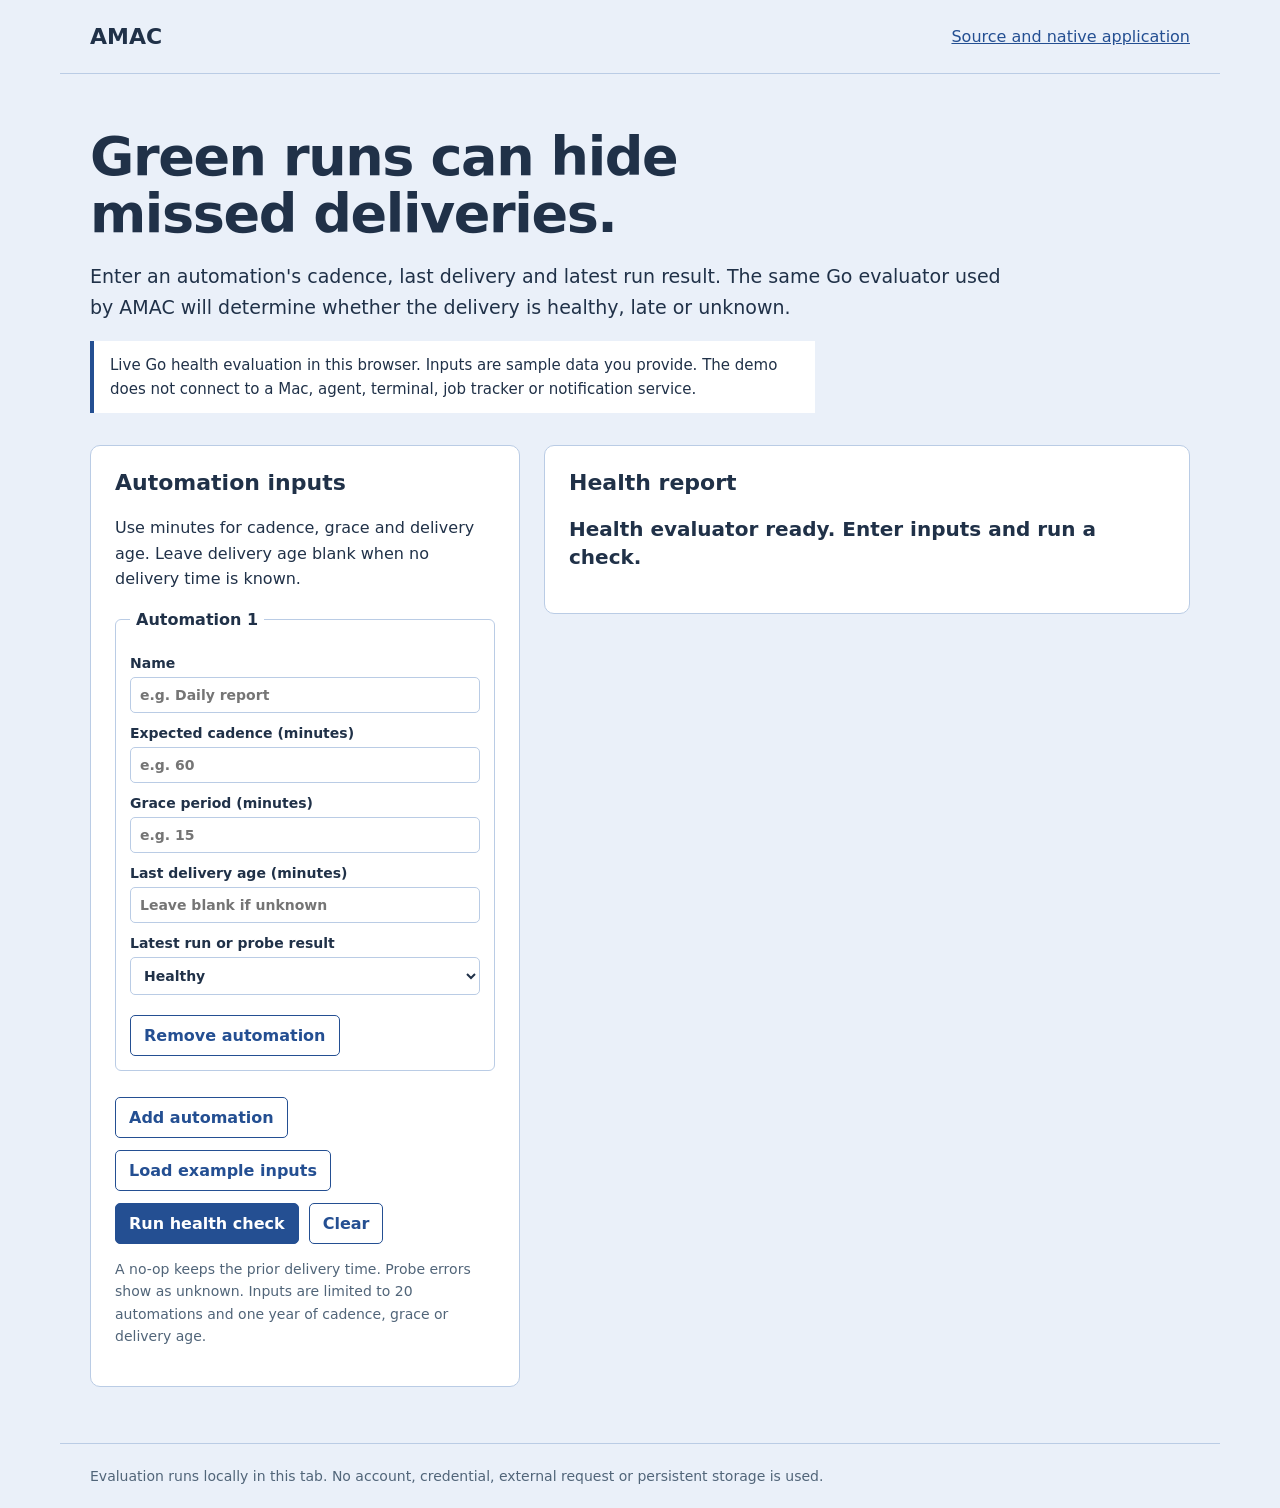
<file: docs/public-demo/index.html>
<!doctype html>
<html lang="en">
  <head>
    <meta charset="utf-8">
    <meta name="viewport" content="width=device-width,initial-scale=1">
    <meta name="description" content="Run AMAC's Go delivery-health evaluator against editable sample inputs.">
    <title>AMAC | Delivery health lab</title>
    <link rel="icon" href="favicon.svg" type="image/svg+xml">
    <link rel="stylesheet" href="style.css">
    <script src="wasm_exec.js" defer></script>
    <script src="app.js" defer></script>
  </head>
  <body>
    <header>
      <strong>AMAC</strong>
      <a href="https://github.com/lgoyal6/amac" target="_blank" rel="noopener noreferrer">Source and native application</a>
    </header>
    <main>
      <h1>Green runs can hide missed deliveries.</h1>
      <p class="intro">Enter an automation's cadence, last delivery and latest run result. The same Go evaluator used by AMAC will determine whether the delivery is healthy, late or unknown.</p>
      <p class="mode">Live Go health evaluation in this browser. Inputs are sample data you provide. The demo does not connect to a Mac, agent, terminal, job tracker or notification service.</p>
      <div class="desk">
        <section class="controls" aria-labelledby="input-title">
          <h2 id="input-title">Automation inputs</h2>
          <p>Use minutes for cadence, grace and delivery age. Leave delivery age blank when no delivery time is known.</p>
          <form id="health-form">
            <div id="automations"></div>
            <div class="actions">
              <button id="add-automation" type="button" class="secondary">Add automation</button>
              <button id="load-example" type="button" class="secondary">Load example inputs</button>
              <button id="evaluate" type="submit">Run health check</button>
              <button id="clear" type="button" class="secondary">Clear</button>
            </div>
          </form>
          <p class="note">A no-op keeps the prior delivery time. Probe errors show as unknown. Inputs are limited to 20 automations and one year of cadence, grace or delivery age.</p>
        </section>
        <section class="output" aria-labelledby="output-title">
          <h2 id="output-title">Health report</h2>
          <div id="result" class="status" role="status" aria-live="polite">Loading the Go health evaluator...</div>
          <div id="reports"></div>
        </section>
      </div>
    </main>
    <footer>Evaluation runs locally in this tab. No account, credential, external request or persistent storage is used.</footer>
  </body>
</html>
</file>
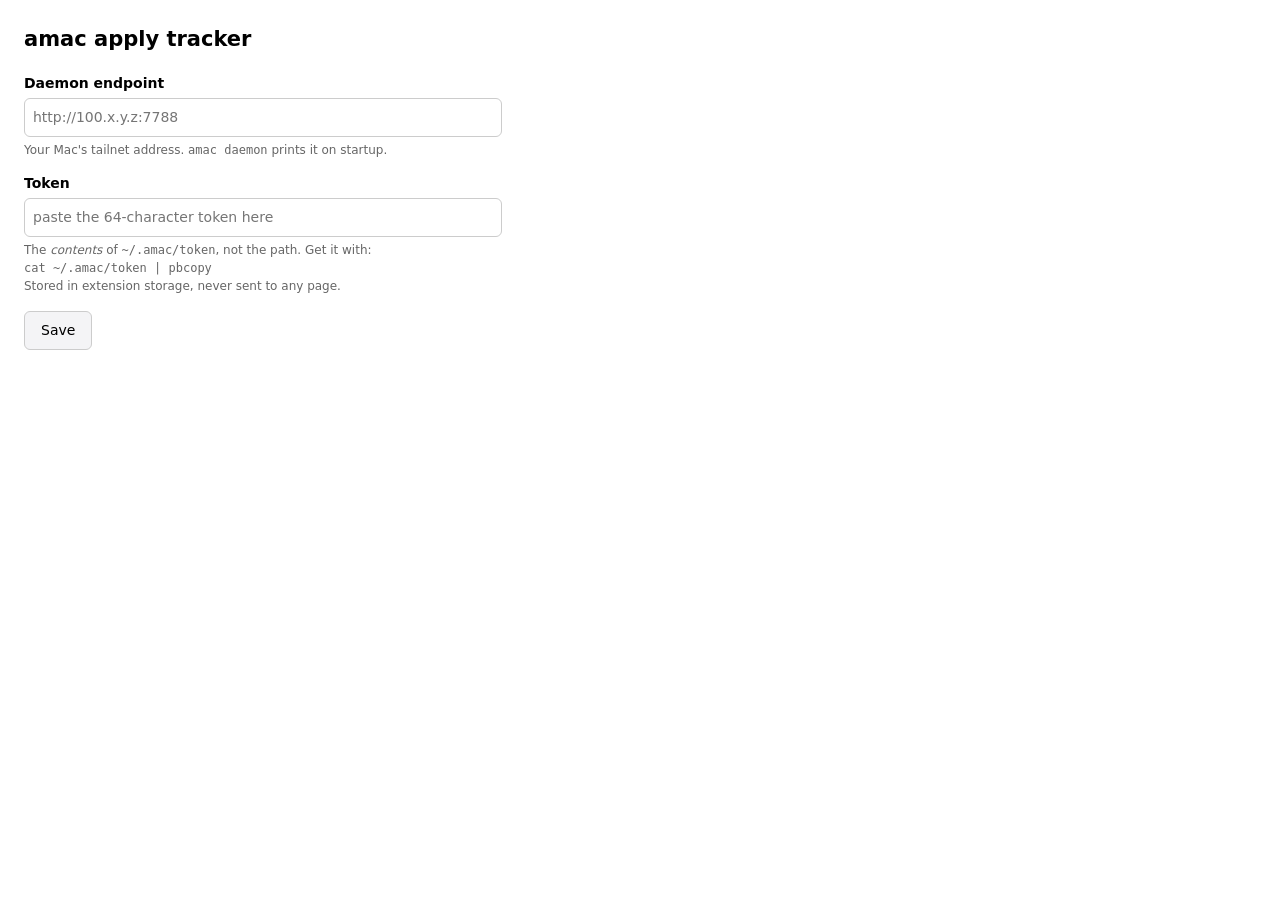
<file: extension/options.html>
<!doctype html>
<meta charset="utf-8">
<title>amac apply tracker</title>
<style>
  body { font: 14px/1.5 -apple-system, system-ui, sans-serif; margin: 24px; max-width: 460px; }
  label { display: block; margin: 14px 0 4px; font-weight: 600; }
  input { width: 100%; padding: 8px; font: inherit; border: 1px solid #ccc; border-radius: 6px; }
  button { margin-top: 16px; padding: 8px 16px; font: inherit; border-radius: 6px;
           border: 1px solid #ccc; background: #f4f4f6; cursor: pointer; }
  .hint { color: #666; font-size: 12px; margin-top: 4px; }
  #saved { color: #128a3d; margin-left: 10px; }
</style>

<h2>amac apply tracker</h2>

<label for="endpoint">Daemon endpoint</label>
<input id="endpoint" placeholder="http://100.x.y.z:7788">
<div class="hint">Your Mac's tailnet address. <code>amac daemon</code> prints it on startup.</div>

<label for="token">Token</label>
<input id="token" type="password" placeholder="paste the 64-character token here" autocomplete="off" spellcheck="false">
<div class="hint">
  The <em>contents</em> of <code>~/.amac/token</code>, not the path. Get it with:<br>
  <code>cat ~/.amac/token | pbcopy</code><br>
  Stored in extension storage, never sent to any page.
</div>

<button id="save">Save</button><span id="saved"></span>
<div class="hint" id="status"></div>

<script src="options.js"></script>
</file>
<file: docs/public-demo/style.css>
:root {
  color-scheme: light;
  --ink: #203148;
  --muted: #516579;
  --paper: #eaf0f9;
  --panel: #fff;
  --accent: #244f92;
  --line: #bacce5;
  font-family: system-ui, sans-serif;
  background: var(--paper);
  color: var(--ink);
}

* { box-sizing: border-box; }
body { margin: 0; }
header, main, footer { max-width: 1160px; margin: auto; padding: 24px 30px; }
header { display: flex; justify-content: space-between; align-items: center; border-bottom: 1px solid var(--line); }
header strong { font-size: 22px; }
a { color: var(--accent); }
h1 { max-width: 740px; margin: 30px 0 16px; font-size: clamp(32px, 5vw, 54px); line-height: 1.06; letter-spacing: -1.4px; }
h2 { margin: 0 0 20px; font-size: 22px; }
h3 { margin: 0 0 8px; font-size: 17px; }
p { max-width: 76ch; line-height: 1.6; }
.intro { font-size: 19px; }
.mode { padding: 12px 16px; border-left: 4px solid var(--accent); background: var(--panel); font-size: 15px; }
.desk { display: grid; grid-template-columns: minmax(330px, 430px) minmax(0, 1fr); gap: 24px; margin-top: 32px; align-items: start; }
.controls, .output { min-width: 0; padding: 24px; border: 1px solid var(--line); border-radius: 10px; background: var(--panel); }
.automation { min-width: 0; margin: 18px 0; padding: 14px; border: 1px solid var(--line); border-radius: 6px; }
.automation legend { padding: 0 6px; font-weight: 700; }
.automation label { display: block; margin: 12px 0; font-size: 14px; font-weight: 600; }
input, select, button { max-width: 100%; font: inherit; }
input, select { display: block; width: 100%; margin-top: 6px; padding: 9px; border: 1px solid var(--line); border-radius: 5px; background: var(--panel); color: var(--ink); }
button { cursor: pointer; margin: 8px 6px 0 0; padding: 10px 13px; border: 1px solid var(--accent); border-radius: 5px; background: var(--accent); color: #fff; font-weight: 600; }
button.secondary { background: transparent; color: var(--accent); }
button:disabled { cursor: wait; opacity: .5; }
:focus-visible { outline: 3px solid #d47013; outline-offset: 3px; }
.actions { display: flex; flex-wrap: wrap; gap: 4px; }
.status { margin-bottom: 18px; font-size: 20px; font-weight: 650; line-height: 1.4; }
.report { margin: 12px 0; padding: 14px; border-left: 4px solid var(--line); background: var(--paper); }
.report p { margin: 4px 0; }
.state-ok { border-color: #278052; }
.state-failing, .state-down { border-color: #b42e45; }
.state-late { border-color: #c47c14; }
.state-unknown { border-color: #687889; }
.error { color: #ac233e; }
.note, footer { color: var(--muted); font-size: 14px; }
footer { margin-top: 32px; border-top: 1px solid var(--line); }
@media (max-width: 760px) {
  header, main, footer { padding: 20px; }
  .desk { grid-template-columns: 1fr; gap: 16px; }
  .controls, .output { padding: 18px; }
  h1 { letter-spacing: -.7px; }
  header { gap: 15px; }
  header a { font-size: 14px; }
}
</file>
